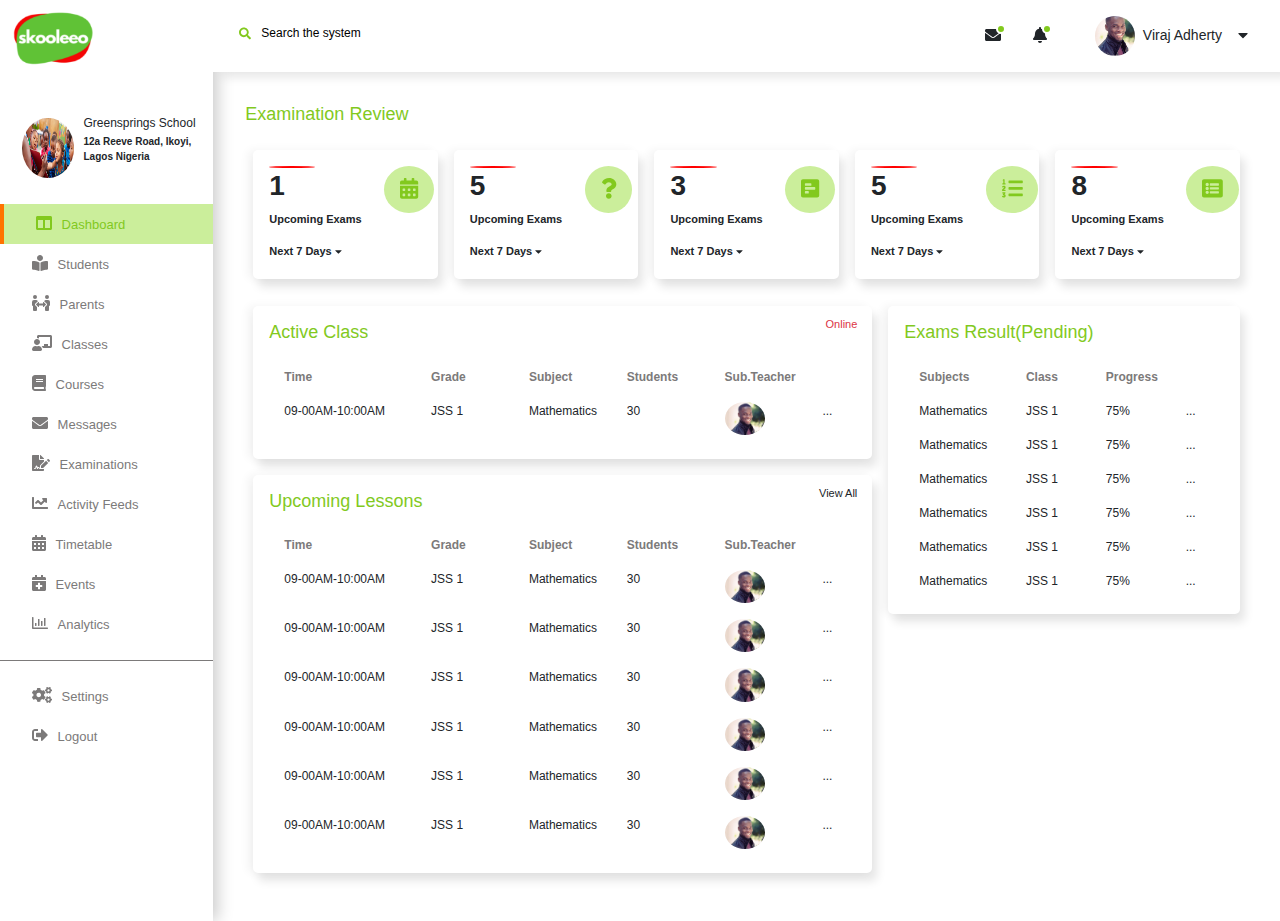
<file: index.html>
<!DOCTYPE html>
<html lang="en">
	<head>
		<meta charset="UTF-8" />
		<meta name="viewport" content="width=device-width, initial-scale=1.0" />

        <link rel="stylesheet" href="./css/main.css" />
        <link rel="stylesheet" href="./css/index.css">
		<link rel="stylesheet" href="./css/bootstrap.min.css" />
		<title>Skooleeo Technology</title>
	</head>
	<body>
		<div class="container-fluid">
			<div class="row">
				<!----------------- Side-Bar ------------------------>

				<div class="col-xl-2 col-md-2 side-bar">
					<nav class="navbar-brand">
						<a href="./index.html" class="navbar-brand">
							<img src="./images/Header Logo 1.png" alt="" />
						</a>
					</nav>

					<!----------------- Schoool Details ------------------------>

					<div class="school-details">
						<div class="school-image">
							<img src="./images/students.jpg" alt="" />
						</div>
						<div class="school-info">
							<h3>Greensprings School</h3>
							<p>12a Reeve Road, Ikoyi, Lagos Nigeria</p>
						</div>
					</div>

					<!----------------- End of Schoool Details ------------------------>
					<!----------------- Nav-items ------------------------>
					<ul class="nav-items">
						<li class="active">
							<a href="./index.html"
								><i class="fas fa-columns"></i><span>Dashboard</span></a
							>
						</li>
						<li>
							<a href=""
								><i class="fas fa-book-reader"></i><span>Students</span></a
							>
						</li>
						<li>
							<a href=""
								><i class="fas fa-people-arrows"></i><span>Parents</span></a
							>
						</li>
						<li>
							<a href="./classes.html"
								><i class="fas fa-chalkboard-teacher"></i
								><span>Classes</span></a
							>
						</li>
						<li>
							<a href=""><i class="fas fa-book"></i><span>Courses</span></a>
						</li>
						<li>
							<a href="./messages.html"
								><i class="fas fa-envelope"></i><span>Messages</span></a
							>
						</li>
						<li>
							<a href=""
								><i class="fas fa-file-signature"></i
								><span>Examinations</span></a
							>
						</li>
						<li>
							<a href=""
								><i class="fas fa-chart-line"></i><span>Activity Feeds</span></a
							>
						</li>
						<li>
							<a href=""
								><i class="fas fa-calendar-alt"></i><span>Timetable</span></a
							>
						</li>
						<li>
							<a href=""
								><i class="fas fa-calendar-plus"></i><span>Events</span></a
							>
						</li>
						<li>
							<a href=""
								><i class="far fa-chart-bar"></i><span>Analytics</span></a
							>
                        </li>
                        <div class="divider my-3"></div>
						<li>
							<a href=""><i class="fas fa-cogs"></i><span>Settings</span></a>
						</li>
						<li>
							<a href=""
								><i class="fas fa-sign-out-alt"></i><span>Logout</span></a
							>
						</li>
					</ul>
				</div>

				<!----------------- End of Side-Bar ------------------------>

				<!----------------- Content ------------------------>
				<div class="content-side-bar col-xl-10 col-md-10">
					<!----------------- Beginning of Header-navbar ------------------------>

					<div class="header-navbar">
						<div class="input-group mb-3">
							<span><i class="fas fa-search"></i></span>
							<input type="text" placeholder="Search the system" />
						</div>

						<div class="details">
							<div class="icon">
                                <span class="nav-icon message"><i class="fas fa-envelope"></i></span>
                                <div class="new-alert danger"></div>

                                <div class="message-dropdown mini-dropdown">
                                    <div class="header">
                                        <h3>Messages</h3>
                                        <span class="close-dropdown"><i class="fas fa-window-close "></i></span>
                                    </div>
                                   
                                    <div class="divider"></div>
                                </div>
							</div>
							<div class="icon">
                                <span class="nav-icon notification"><i class="fas fa-bell"></i></span>
                                <div class="new-alert"></div>

                                <div class="notification-dropdown mini-dropdown">
                                    <div class="header">
                                        <h3>Notifications</h3>
                                        <span class="close-dropdown"><i class="fas fa-window-close"></i></span>
                                    </div>
                                   
                                    <div class="divider"></div>
                                </div>
							</div>
							<div class="user-details">
								<div class="user-image">
									<img src="./images/profile-pic.jpg" alt="" />
								</div>
								<h3>Viraj Adherty</h3>
								<div class="icon">
									<span><i class="fas fa-caret-down"></i></span>
								</div>
							</div>
						</div>
					</div>
					<!----------------- End of Header-navbar ------------------------>

					<!----------------- Beginning of Examination Review ------------------------>
					<div class="page-content">
						<div class="page-content-header">
							<h3 class="content-header">Examination Review</h3>
						</div>

						<div class="card-items">
							<!----------------- Single Card ------------------------>
							<div class="card-item">
								<div class="card-item-inner">
									<div class="card-text">
										<div class="top-divider"></div>
										<h1>1</h1>
										<p>Upcoming Exams</p>
										<p class="sub-headline">
											Next 7 Days <span><i class="fas fa-caret-down"></i></span>
										</p>
									</div>
									<div class="card-icon">
										<div class="icon-container">
											<span><i class="fas fa-calendar-alt"></i></span>
										</div>
									</div>
								</div>
							</div>
							<!----------------- End of Single Card ------------------------>

							<!----------------- Single Card ------------------------>
							<div class="card-item">
								<div class="card-item-inner">
									<div class="card-text">
										<div class="top-divider"></div>
										<h1>5</h1>
										<p>Upcoming Exams</p>
										<p class="sub-headline">
											Next 7 Days <span><i class="fas fa-caret-down"></i></span>
										</p>
									</div>
									<div class="card-icon">
										<div class="icon-container">
											<span><i class="fas fa-question"></i></i></span>
										</div>
									</div>
								</div>
							</div>
							<!----------------- End of Single Card ------------------------>

							<!----------------- Single Card ------------------------>
							<div class="card-item">
								<div class="card-item-inner">
									<div class="card-text">
										<div class="top-divider"></div>
										<h1>3</h1>
										<p>Upcoming Exams</p>
										<p class="sub-headline">
											Next 7 Days <span><i class="fas fa-caret-down"></i></span>
										</p>
									</div>
									<div class="card-icon">
										<div class="icon-container">
											<span><i class="fas fa-poll-h"></i></span>
										</div>
									</div>
								</div>
							</div>
							<!----------------- End of Single Card ------------------------>

							<!----------------- Single Card ------------------------>
							<div class="card-item">
								<div class="card-item-inner">
									<div class="card-text">
										<div class="top-divider"></div>
										<h1>5</h1>
										<p>Upcoming Exams</p>
										<p class="sub-headline">
											Next 7 Days <span><i class="fas fa-caret-down"></i></span>
										</p>
									</div>
									<div class="card-icon">
										<div class="icon-container">
											<span><i class="fas fa-list-ol"></i></span>
										</div>
									</div>
								</div>
							</div>
							<!----------------- End of Single Card ------------------------>

							<!----------------- Single Card ------------------------>
							<div class="card-item">
								<div class="card-item-inner">
									<div class="card-text">
										<div class="top-divider"></div>
										<h1>8</h1>
										<p>Upcoming Exams</p>
										<p class="sub-headline">
											Next 7 Days <span><i class="fas fa-caret-down"></i></span>
										</p>
									</div>
									<div class="card-icon">
										<div class="icon-container">
											<span><i class="fas fa-list-alt"></i></span>
										</div>
									</div>
								</div>
							</div>
							<!----------------- End of Single Card ------------------------>
						</div>
						<!----------------- End of Examination Review ------------------------>

						<!----------------- Beginning of other Class ------------------------>
						<div class="other-classes">
							<div class="left-frame">
								<!----------------- Beginning of Active Class ------------------------>
								<div class="card-item">
									<div class="card-inner ">
                                        <h3 class="content-header">Active Class <span></h3>
                                            <span class="status text-danger">Online</span>
										<table>
                                    
                                                <tr class="row">
                                                    <th class="col-lg-3 col-md-3">Time</th>
                                                    <th class="col-lg-2 col-md-2">Grade</th>
                                                    <th class="col-lg-2 col-md-2">Subject</th>
                                                    <th class="col-lg-2 col-md-2" >Students</th>
                                                    <th class="col-lg-2 col-md-2">Sub.Teacher</th>
                                                    <th class="col-lg-1 col-md-1"></th>
                                                </tr>
                                                
                                        
                                                <tr class="row">
                                                    <td class="col-lg-3 col-md-3">09-00AM-10:00AM</td>
                                                    <td class="col-lg-2 col-md-2">JSS 1</td>
                                                    <td class="col-lg-2 col-md-2">Mathematics</td>
                                                    <td class="col-lg-2 col-md-2" >30</td>
                                                    <td class="col-lg-2 col-md-2">
                                                        <img src="./images/profile-pic.jpg" alt="">
                                                    </td>
                                                    <td class="col-lg-1 col-md-1">...</td>
                                                </tr>
                                              
                                        </table>
									</div>
								</div>
                                <!----------------- End of Active Class ------------------------>
                                
                                <!----------------- Beginning of Upcoming Lessons ------------------------>
								<div class="card-item">
									<div class="card-inner ">
                                        <h3 class="content-header">Upcoming Lessons<span></h3>
                                            <span class="status">View All</span>
										<table>
                                    
                                                <tr class="row">
                                                    <th class="col-lg-3 col-md-3">Time</th>
                                                    <th class="col-lg-2 col-md-2">Grade</th>
                                                    <th class="col-lg-2 col-md-2">Subject</th>
                                                    <th class="col-lg-2 col-md-2" >Students</th>
                                                    <th class="col-lg-2 col-md-2">Sub.Teacher</th>
                                                    <th class="col-lg-1 col-md-1"></th>
                                                </tr>
                                                
                                        
                                                <tr class="row">
                                                    <td class="col-lg-3 col-md-3">09-00AM-10:00AM</td>
                                                    <td class="col-lg-2 col-md-2">JSS 1</td>
                                                    <td class="col-lg-2 col-md-2">Mathematics</td>
                                                    <td class="col-lg-2 col-md-2" >30</td>
                                                    <td class="col-lg-2 col-md-2">
                                                        <img src="./images/profile-pic.jpg" alt="">
                                                    </td>
                                                    <td class="col-lg-1 col-md-1">...</td>
                                                </tr>
                                                <tr class="row">
                                                    <td class="col-lg-3 col-md-3">09-00AM-10:00AM</td>
                                                    <td class="col-lg-2 col-md-2">JSS 1</td>
                                                    <td class="col-lg-2 col-md-2">Mathematics</td>
                                                    <td class="col-lg-2 col-md-2" >30</td>
                                                    <td class="col-lg-2 col-md-2">
                                                        <img src="./images/profile-pic.jpg" alt="">
                                                    </td>
                                                    <td class="col-lg-1 col-md-1">...</td>
                                                </tr>
                                                <tr class="row">
                                                    <td class="col-lg-3 col-md-3">09-00AM-10:00AM</td>
                                                    <td class="col-lg-2 col-md-2">JSS 1</td>
                                                    <td class="col-lg-2 col-md-2">Mathematics</td>
                                                    <td class="col-lg-2 col-md-2" >30</td>
                                                    <td class="col-lg-2 col-md-2">
                                                        <img src="./images/profile-pic.jpg" alt="">
                                                    </td>
                                                    <td class="col-lg-1 col-md-1">...</td>
                                                </tr>
                                                <tr class="row">
                                                    <td class="col-lg-3 col-md-3">09-00AM-10:00AM</td>
                                                    <td class="col-lg-2 col-md-2">JSS 1</td>
                                                    <td class="col-lg-2 col-md-2">Mathematics</td>
                                                    <td class="col-lg-2 col-md-2" >30</td>
                                                    <td class="col-lg-2 col-md-2">
                                                        <img src="./images/profile-pic.jpg" alt="">
                                                    </td>
                                                    <td class="col-lg-1 col-md-1">...</td>
                                                </tr>
                                                <tr class="row">
                                                    <td class="col-lg-3 col-md-3">09-00AM-10:00AM</td>
                                                    <td class="col-lg-2 col-md-2">JSS 1</td>
                                                    <td class="col-lg-2 col-md-2">Mathematics</td>
                                                    <td class="col-lg-2 col-md-2" >30</td>
                                                    <td class="col-lg-2 col-md-2">
                                                        <img src="./images/profile-pic.jpg" alt="">
                                                    </td>
                                                    <td class="col-lg-1 col-md-1">...</td>
                                                </tr>
                                                <tr class="row">
                                                    <td class="col-lg-3 col-md-3">09-00AM-10:00AM</td>
                                                    <td class="col-lg-2 col-md-2">JSS 1</td>
                                                    <td class="col-lg-2 col-md-2">Mathematics</td>
                                                    <td class="col-lg-2 col-md-2" >30</td>
                                                    <td class="col-lg-2 col-md-2">
                                                        <img src="./images/profile-pic.jpg" alt="">
                                                    </td>
                                                    <td class="col-lg-1 col-md-1">...</td>
                                                </tr>
                                              
                                        </table>
									</div>
								</div>
                                <!----------------- End of Upcoming Lessons ------------------------>
                                

							</div>
							<div class="right-frame">
								<!----------------- Beginning of Exam Results ------------------------>
								<div class="card-item">
									<div class="card-inner ">
                                        <h3 class="content-header">Exams Result(Pending) <span></h3>
										<table>
                                    
                                                <tr class="row">
                                                    <th class="col-lg-4 col-md-4">Subjects</th>
                                                    <th class="col-lg-3 col-md-3">Class</th>
                                                    <th class="col-lg-3 col-md-3">Progress</th>
                                                    <th class="col-lg-2 col-md-2"></th>
                                                </tr>
                                                
                                        
                                                <tr class="row">
                                                    <td class="col-lg-4 col-md-4">Mathematics</td>
                                                    <td class="col-lg-3 col-md-3">JSS 1</td>
                                                    <td class="col-lg-3 col-md-3">75%</td>
                                                    <td class="col-lg-2 col-md-2">...</td>
                                                </tr>
                                                <tr class="row">
                                                    <td class="col-lg-4 col-md-4">Mathematics</td>
                                                    <td class="col-lg-3 col-md-3">JSS 1</td>
                                                    <td class="col-lg-3 col-md-3">75%</td>
                                                    <td class="col-lg-2 col-md-2">...</td>
                                                </tr>
                                                <tr class="row">
                                                    <td class="col-lg-4 col-md-4">Mathematics</td>
                                                    <td class="col-lg-3 col-md-3">JSS 1</td>
                                                    <td class="col-lg-3 col-md-3">75%</td>
                                                    <td class="col-lg-2 col-md-2">...</td>
                                                </tr>
                                                <tr class="row">
                                                    <td class="col-lg-4 col-md-4">Mathematics</td>
                                                    <td class="col-lg-3 col-md-3">JSS 1</td>
                                                    <td class="col-lg-3 col-md-3">75%</td>
                                                    <td class="col-lg-2 col-md-2">...</td>
                                                </tr>
                                                <tr class="row">
                                                    <td class="col-lg-4 col-md-4">Mathematics</td>
                                                    <td class="col-lg-3 col-md-3">JSS 1</td>
                                                    <td class="col-lg-3 col-md-3">75%</td>
                                                    <td class="col-lg-2 col-md-2">...</td>
                                                </tr>
                                                <tr class="row">
                                                    <td class="col-lg-4 col-md-4">Mathematics</td>
                                                    <td class="col-lg-3 col-md-3">JSS 1</td>
                                                    <td class="col-lg-3 col-md-3">75%</td>
                                                    <td class="col-lg-2 col-md-2">...</td>
                                                </tr>
                                                
                                              
                                        </table>
									</div>
								</div>
                                
                               <!----------------- End of Exam Results ------------------------>
							</div>
						</div>
						<!----------------- End of other Class ------------------------>
					</div>
				</div>
				<!----------------- End of Content------------------------>
			</div>
		</div>

		<script src="./js/bootstrap.min.js"></script>
		<script src="./js/all.min.js"></script>
		<script src="./js/index.js"></script>
	</body>
</html>
</file>
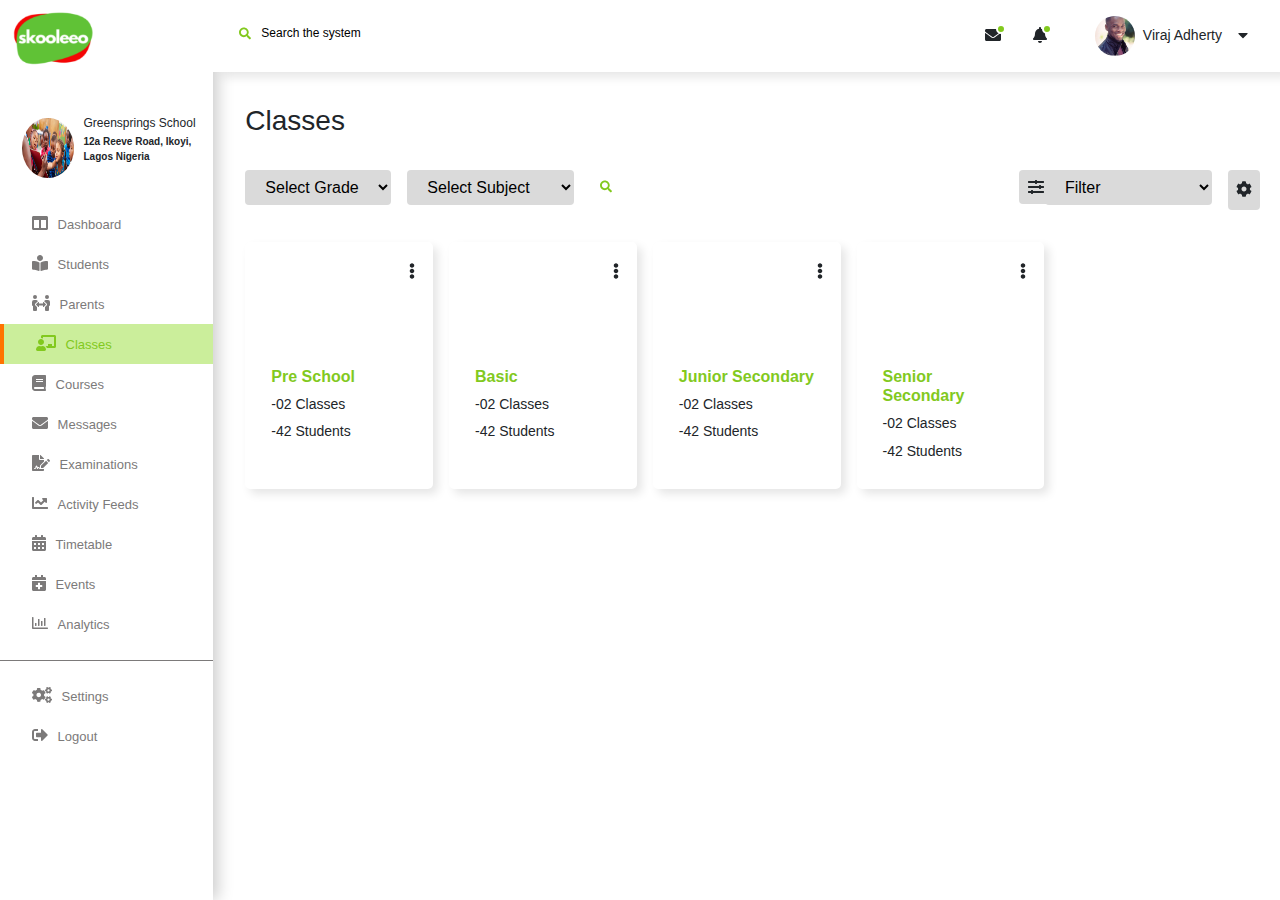
<file: classes.html>
<!DOCTYPE html>
<html lang="en">
	<head>
		<meta charset="UTF-8" />
		<meta name="viewport" content="width=device-width, initial-scale=1.0" />

		<link rel="stylesheet" href="./css/main.css" />
		<link rel="stylesheet" href="./css/classess.css" />
		<link rel="stylesheet" href="./css/bootstrap.min.css" />
		<title>Skooleeo Technology</title>
	</head>
	<body>
		<div class="container-fluid">
			<div class="row">
				<!----------------- Side-Bar ------------------------>

				<div class="col-xl-2 col-md-2 side-bar">
					<nav class="navbar-brand">
						<a href="./index.html" class="navbar-brand">
							<img src="./images/Header Logo 1.png" alt="" />
						</a>
					</nav>

					<!----------------- Schoool Details ------------------------>

					<div class="school-details">
						<div class="school-image">
							<img src="./images/students.jpg" alt="" />
						</div>
						<div class="school-info">
							<h3>Greensprings School</h3>
							<p>12a Reeve Road, Ikoyi, Lagos Nigeria</p>
						</div>
					</div>

					<!----------------- End of Schoool Details ------------------------>
					<!----------------- Nav-items ------------------------>
					<ul class="nav-items">
						<li>
							<a href="./index.html"
								><i class="fas fa-columns"></i><span>Dashboard</span></a
							>
						</li>
						<li>
							<a href=""
								><i class="fas fa-book-reader"></i><span>Students</span></a
							>
						</li>
						<li>
							<a href=""
								><i class="fas fa-people-arrows"></i><span>Parents</span></a
							>
						</li>
						<li class="active">
							<a href="./classes.html"
								><i class="fas fa-chalkboard-teacher"></i
								><span>Classes</span></a
							>
						</li>
						<li>
							<a href=""><i class="fas fa-book"></i><span>Courses</span></a>
						</li>
						<li>
							<a href="./messages.html"
								><i class="fas fa-envelope"></i><span>Messages</span></a
							>
						</li>
						<li>
							<a href=""
								><i class="fas fa-file-signature"></i
								><span>Examinations</span></a
							>
						</li>
						<li>
							<a href=""
								><i class="fas fa-chart-line"></i><span>Activity Feeds</span></a
							>
						</li>
						<li>
							<a href=""
								><i class="fas fa-calendar-alt"></i><span>Timetable</span></a
							>
						</li>
						<li>
							<a href=""
								><i class="fas fa-calendar-plus"></i><span>Events</span></a
							>
						</li>
						<li>
							<a href=""
								><i class="far fa-chart-bar"></i><span>Analytics</span></a
							>
						</li>
						<div class="divider my-3"></div>
						<li>
							<a href=""><i class="fas fa-cogs"></i><span>Settings</span></a>
						</li>
						<li>
							<a href=""
								><i class="fas fa-sign-out-alt"></i><span>Logout</span></a
							>
						</li>
					</ul>
				</div>

				<!----------------- End of Side-Bar ------------------------>

				<!----------------- Content ------------------------>
				<div class="content-side-bar col-xl-10 col-md-10">
					<!----------------- Beginning of Header-navbar ------------------------>

					<div class="header-navbar">
						<div class="input-group mb-3">
							<span><i class="fas fa-search"></i></span>
							<input type="text" placeholder="Search the system" />
						</div>

						<div class="details">
							<div class="icon">
								<span class="nav-icon message"
									><i class="fas fa-envelope"></i
								></span>
								<div class="new-alert danger"></div>

								<div class="message-dropdown mini-dropdown">
									<div class="header">
										<h3>Messages</h3>
										<span class="close-dropdown"
											><i class="fas fa-window-close"></i
										></span>
									</div>

									<div class="divider"></div>
								</div>
							</div>
							<div class="icon">
								<span class="nav-icon notification"
									><i class="fas fa-bell"></i
								></span>
								<div class="new-alert"></div>

								<div class="notification-dropdown mini-dropdown">
									<div class="header">
										<h3>Notifications</h3>
										<span class="close-dropdown"
											><i class="fas fa-window-close"></i
										></span>
									</div>

									<div class="divider"></div>
								</div>
							</div>
							<div class="user-details">
								<div class="user-image">
									<img src="./images/profile-pic.jpg" alt="" />
								</div>
								<h3>Viraj Adherty</h3>
								<div class="icon">
									<span><i class="fas fa-caret-down"></i></span>
								</div>
							</div>
						</div>
					</div>
					<!----------------- End of Header-navbar ------------------------>

					<!----------------- Beginning of Classes ------------------------>
					<div class="page-content">
						<div class="page-content-header">
							<h3 class="content-header">Classes</h3>
						</div>

						<!----------------- Beginning of Filter box ------------------------>
						<div class="filter-box">
							<div class="left-filter-box">
								<div class="select-grade">
									<select>
										<option value="" disabled selected>
											Select Grade</option>
										</option>
                                        <option value="hurr">Pre School</option>
                                        <option value="hurr">Basic</option>
										<option value="hurr">Junior</option>
										<option value="hurr">Senior</option>
									</select>
								</div>
								<div class="select-subject">
									<select>
										<option value="" disabled selected>
											Select Subject</option>
										</option>
										<option value="hurr">Mathematics</option>
										<option value="hurr">English</option>
										<option value="hurr">General Studies</option>
									</select>
								</div>
								<div class="input-group mb-3">
									<span><i class="fas fa-search"></i></span>
									<input type="text" placeholder="Search the system" />
                                </div>
                            </div>
                            <div class="right-filter-box">
                                <div class="filter-select">
                                    <span><i class="fas fa-sliders-h filter-icon"></i></span>
                                    <select>
                                        <option value="" disabled selected>
                                            Filter</option>
                                        </option>
                                        <option value="hurr">Mathematics</option>
                                        <option value="hurr">English</option>
                                        <option value="hurr">General Studies</option>
                                    </select>
                                </div>
                                <div class="settings">
                                    <span><i class="fas fa-cog"></i></span>
                                </div>
                            </div>
						</div>
                        <!----------------- End of Filter box ------------------------>
                        
                        <div class="classess-cards">

                            <!----------------- Single Card ------------------------>
                            <div class="classess-card">
                                <div class="classess-icon">
                                    <span><i class="fas fa-ellipsis-v"></i></span>
                                </div>
                                <div class="card-image"></div>
                                <div class="card-details">
                                    <h3>Pre School</h3>
                                    <p>-02 Classes</p>
                                    <p>-42 Students</p>
                                </div>
                            </div>
                             <!----------------- End ofSingle Card ------------------------>
                              <!----------------- Single Card ------------------------>
                            <div class="classess-card">
                                <div class="classess-icon">
                                    <span><i class="fas fa-ellipsis-v"></i></span>
                                </div>
                                <div class="card-image"></div>
                                <div class="card-details">
                                    <h3>Basic</h3>
                                    <p>-02 Classes</p>
                                    <p>-42 Students</p>
                                </div>
                            </div>
                             <!----------------- End ofSingle Card ------------------------>
                              <!----------------- Single Card ------------------------>
                            <div class="classess-card">
                                <div class="classess-icon">
                                    <span><i class="fas fa-ellipsis-v"></i></span>
                                </div>
                                <div class="card-image"></div>
                                <div class="card-details">
                                    <h3>Junior Secondary</h3>
                                    <p>-02 Classes</p>
                                    <p>-42 Students</p>
                                </div>
                            </div>
                             <!----------------- End ofSingle Card ------------------------>
                              <!----------------- Single Card ------------------------>
                            <div class="classess-card">
                                <div class="classess-icon">
                                    <span><i class="fas fa-ellipsis-v"></i></span>
                                </div>
                                <div class="card-image"></div>
                                <div class="card-details">
                                    <h3>Senior Secondary</h3>
                                    <p>-02 Classes</p>
                                    <p>-42 Students</p>
                                </div>
                            </div>
                             <!----------------- End ofSingle Card ------------------------>
                             
                             
                        </div>
                        

						<!----------------- End of classes ------------------------>
					</div>
				</div>
				<!----------------- End of Content------------------------>
			</div>
		</div>

		<script src="./js/bootstrap.min.js"></script>
		<script src="./js/all.min.js"></script>
		<script src="./js/index.js"></script>
	</body>
</html>
</file>
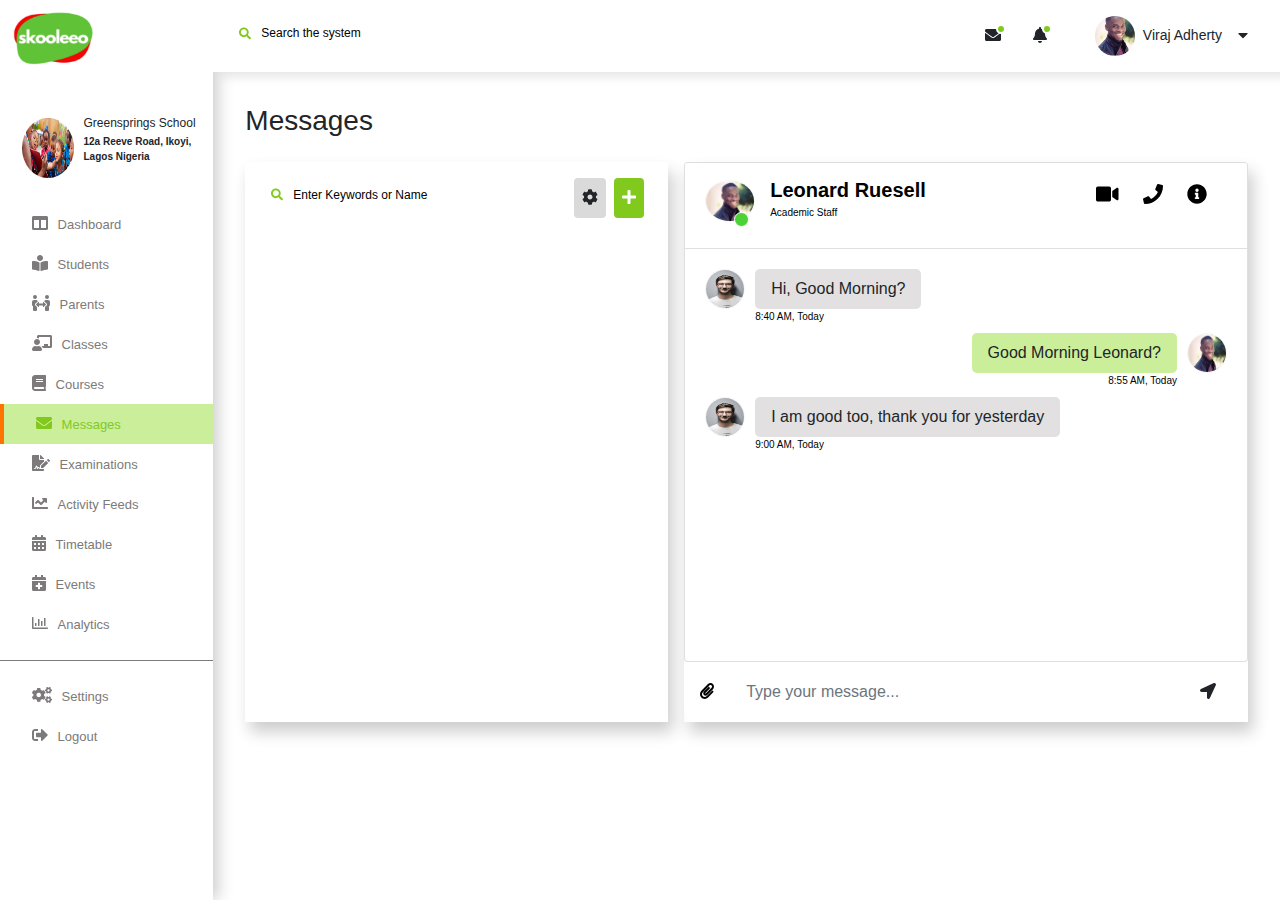
<file: messages.html>
<!DOCTYPE html>
<html lang="en">
	<head>
		<meta charset="UTF-8" />
		<meta name="viewport" content="width=device-width, initial-scale=1.0" />

		<link rel="stylesheet" href="./css/main.css" />
		<link rel="stylesheet" href="./css/messages.css" />
		<link rel="stylesheet" href="./css/bootstrap.min.css" />
		<title>Skooleeo Technology</title>
	</head>
	<body>
		<div class="container-fluid">
			<div class="row">
				<!----------------- Side-Bar ------------------------>

				<div class="col-xl-2 col-md-2 side-bar">
					<nav class="navbar-brand">
						<a href="./index.html" class="navbar-brand">
							<img src="./images/Header Logo 1.png" alt="" />
						</a>
					</nav>

					<!----------------- Schoool Details ------------------------>

					<div class="school-details">
						<div class="school-image">
							<img src="./images/students.jpg" alt="" />
						</div>
						<div class="school-info">
							<h3>Greensprings School</h3>
							<p>12a Reeve Road, Ikoyi, Lagos Nigeria</p>
						</div>
					</div>

					<!----------------- End of Schoool Details ------------------------>
					<!----------------- Nav-items ------------------------>
					<ul class="nav-items">
						<li>
							<a href="./index.html"
								><i class="fas fa-columns"></i><span>Dashboard</span></a
							>
						</li>
						<li>
							<a href=""
								><i class="fas fa-book-reader"></i><span>Students</span></a
							>
						</li>
						<li>
							<a href=""
								><i class="fas fa-people-arrows"></i><span>Parents</span></a
							>
						</li>
						<li>
							<a href="./classes.html"
								><i class="fas fa-chalkboard-teacher"></i
								><span>Classes</span></a
							>
						</li>
						<li>
							<a href=""><i class="fas fa-book"></i><span>Courses</span></a>
						</li>
						<li class="active">
							<a href="./messages.html"
								><i class="fas fa-envelope"></i><span>Messages</span></a
							>
						</li>
						<li>
							<a href=""
								><i class="fas fa-file-signature"></i
								><span>Examinations</span></a
							>
						</li>
						<li>
							<a href=""
								><i class="fas fa-chart-line"></i><span>Activity Feeds</span></a
							>
						</li>
						<li>
							<a href=""
								><i class="fas fa-calendar-alt"></i><span>Timetable</span></a
							>
						</li>
						<li>
							<a href=""
								><i class="fas fa-calendar-plus"></i><span>Events</span></a
							>
						</li>
						<li>
							<a href=""
								><i class="far fa-chart-bar"></i><span>Analytics</span></a
							>
						</li>
						<div class="divider my-3"></div>
						<li>
							<a href=""><i class="fas fa-cogs"></i><span>Settings</span></a>
						</li>
						<li>
							<a href=""
								><i class="fas fa-sign-out-alt"></i><span>Logout</span></a
							>
						</li>
					</ul>
				</div>

				<!----------------- End of Side-Bar ------------------------>

				<!----------------- Content ------------------------>
				<div class="content-side-bar col-xl-10 col-md-10">
					<!----------------- Beginning of Header-navbar ------------------------>

					<div class="header-navbar">
						<div class="input-group mb-3">
							<span><i class="fas fa-search"></i></span>
							<input type="text" placeholder="Search the system" />
						</div>

						<div class="details">
							<div class="icon">
								<span class="nav-icon message"
									><i class="fas fa-envelope"></i
								></span>
								<div class="new-alert danger"></div>

								<div class="message-dropdown mini-dropdown">
									<div class="header">
										<h3>Messages</h3>
										<span class="close-dropdown"
											><i class="fas fa-window-close"></i
										></span>
									</div>

									<div class="divider"></div>
								</div>
							</div>
							<div class="icon">
								<span class="nav-icon notification"
									><i class="fas fa-bell"></i
								></span>
								<div class="new-alert"></div>

								<div class="notification-dropdown mini-dropdown">
									<div class="header">
										<h3>Notifications</h3>
										<span class="close-dropdown"
											><i class="fas fa-window-close"></i
										></span>
									</div>

									<div class="divider"></div>
								</div>
							</div>
							<div class="user-details">
								<div class="user-image">
									<img src="./images/profile-pic.jpg" alt="" />
								</div>
								<h3>Viraj Adherty</h3>
								<div class="icon">
									<span><i class="fas fa-caret-down"></i></span>
								</div>
							</div>
						</div>
					</div>
					<!----------------- End of Header-navbar ------------------------>

					<!----------------- Beginning of Classes ------------------------>
					<div class="page-content">
						<div class="page-content-header">
							<h3 class="content-header">Messages</h3>
						</div>

						<!----------------- Beginning of Message box ------------------------>
						<div class="message-class mt-4">
							<div class="left-frame">
                                <div class="header p-3 d-flex justify-content-between">
                                    <div class="input-group mb-3">
                                        <span><i class="fas fa-search"></i></span>
                                        <input type="text" placeholder="Enter Keywords or Name" />
                                    </div>
                                    <div class="icons d-flex">
                                        <div class="settings mr-2">
                                            <span><i class="fas fa-cog"></i></span>
                                        </div>
                                        <div class="add-icon mr-2"><i class="fas fa-plus"></i></div>
                                    </div>
                                    
                                </div>
                                
                            </div>
							<div class="right-frame">
								<div class="card">
									<div class="card-header msg_head">
										<div class="d-flex bd-highlight justify-content-between">
											<div class="d-flex align-items-center">
												<div class="img_cont">
													<img
														src="images/profile-pic.jpg"
														class="rounded-circle user_img"
													/>
													<span class="online_icon"></span>
												</div>
												<div class="user_info">
													<span>Leonard Ruesell</span>
													<p>Academic Staff</p>
												</div>
											</div>

											<div class="video_cam">
												<span><i class="fas fa-video"></i></span>
                                                <span><i class="fas fa-phone"></i></span>
                                                <span><i class="fas fa-info-circle"></i></span>
											</div>
										</div>
									</div>
									<div class="card-body msg_card_body">
										<div class="d-flex justify-content-start mb-4">
											<div class="img_cont_msg">
												<img
													src="./images/chat-img.jpeg"
													class="rounded-circle user_img_msg"
												/>
											</div>
											<div class="msg_cotainer">
												Hi, Good Morning?
												<span class="msg_time">8:40 AM, Today</span>
											</div>
										</div>
										<div class="d-flex justify-content-end mb-4">
											<div class="msg_cotainer_send">
												Good Morning Leonard?
												<span class="msg_time_send">8:55 AM, Today</span>
											</div>
											<div class="img_cont_msg">
												<img
													src="./images/profile-pic.jpg"
													class="rounded-circle user_img_msg"
												/>
											</div>
										</div>
										<div class="d-flex justify-content-start mb-4">
											<div class="img_cont_msg">
												<img
													src="./images/chat-img.jpeg"
													class="rounded-circle user_img_msg"
												/>
											</div>
											<div class="msg_cotainer">
												I am good too, thank you for yesterday
												<span class="msg_time">9:00 AM, Today</span>
											</div>
										</div>
									</div>
								</div>
								<div class="card-footer d-flex align-items-center">
									
								
											<span class="attach_btn"
												><i class="fas fa-paperclip"></i
											></span>

										<input
											name=""
											class="form-control type_msg"
											placeholder="Type your message..."
										></input>
								
											<span class="send_btn"
												><i class="fas fa-location-arrow"></i
                                            ></span>
            
							
			
								</div>
							</div>
						</div>

						<!----------------- End of Message box ------------------------>

						<!----------------- End of classes ------------------------>
					</div>
				</div>
				<!----------------- End of Content------------------------>
			</div>
		</div>

		<script src="./js/bootstrap.min.js"></script>
		<script src="./js/all.min.js"></script>
		<script src="./js/index.js"></script>
	</body>
</html>
</file>
<file: css/main.css>
* {
	margin: 0;
	padding: 0;
	box-sizing: border-box;
}

:root {
	--primary-color: #82c91e;
	--primary-color-light: #cbee9b;
	--secondary-color: #ff7300;
	--main-black: #000000;
	--main-white: #fff;
	--main-black: #000000;
	--secondary-black: #7c7a7a;
	--debug-white: 1px solid white;
	--debug-black: 1px solid black;
}

/* Beginning of Custom Settings  */

body {
	font-family: "Segoe UI", Tahoma, Geneva, Verdana, sans-serif;
}

img {
	width: 100%;
}

input:focus,
textarea:focus,
select:focus input:active {
	border: none !important;
	outline: none !important;
}

/* End of Custom Settings */

/* Begining of Side-bar */

.side-bar {
	box-shadow: 5px 0 15px rgba(0, 0, 0, 0.2);
	min-height: 100vh;
	padding: 0 !important;
	background-color: var(--main-white);
}

.navbar-brand {
	width: 80px;
	margin-bottom: 1rem;
	margin-left: 0.4rem;
}

.school-details {
	display: flex;
	align-items: center;
	justify-content: center;
	margin-bottom: 1rem;
	padding: 0.5rem 1rem;
}

.school-image {
	margin-left: 0.4rem;
	border-radius: 50%;
	overflow: hidden;
	margin-right: 0.6rem;
	width: 80px;
	height: 60px;
}

.school-image img {
	height: 100%;
	transform: scale(1.2);
}

.school-info h3 {
	font-size: 12px;
	margin-bottom: 3px;
}

.school-info p {
	font-size: 10px;
	font-weight: 600;
}

.nav-items li {
	list-style-type: none;
	padding: 0.5rem 2rem;
	transition: 0.5s all linear;
	cursor: pointer;
}

.nav-items li a {
	text-decoration: none;
	color: var(--secondary-black);
	margin-right: 2rem;
}

.nav-items li span {
	margin-left: 0.6rem;
	font-size: 13px;
	font-weight: 500;
}

.nav-items li:hover,
.active {
	background-color: var(--primary-color-light);
	border-left: 4px solid var(--secondary-color);
	color: var(--primary-color);
}

.nav-items li:hover {
	padding: 0.5rem 2.5rem;
}

.nav-items li:hover a,
.active a {
	color: var(--primary-color) !important;
}

/* End of sidebar */

/* Beginning of content */
.content-side-bar {
	padding: 0 !important;
}

/* Beginning of header-navbar */
.header-navbar {
	background-color: var(--main-white);
	display: flex;
	justify-content: space-between;
	padding: 1rem 1rem;
	box-shadow: 10px 5px 10px rgba(0, 0, 0, 0.1);
}

.input-group {
	width: 60% !important;
	position: relative;
	z-index: 500;
}

.input-group input {
	width: 100%;
	position: absolute;
	top: 0;
	padding: 0.5rem 0.5rem 0.5rem 2rem !important;
	border: none;
	transition: 0.2s all linear;
	font-size: 12px;
}

.input-group input:focus {
	padding: 0.5rem 2.4rem;
}

.input-group input::placeholder {
	font-size: 12px;
	margin-left: 1rem !important;
	color: black;
}

.input-group span {
	position: absolute;
	z-index: 200;
	top: 50%;
	transform: translateY(-20%);
	left: 10px;
	font-size: 12px;
	color: var(--primary-color);
}

.user-image {
	width: 40px;
	height: 40px;
	margin-right: 0.5rem;
	border-radius: 50%;
	overflow: hidden;
}

.user-image img {
	transform: scale(1.4);
}

.details {
	display: flex;
	justify-content: space-between;
	align-items: center;
}

.details .icon {
	margin: 0 1rem;
	cursor: pointer;
	position: relative;
}

.nav-icon {
	transition: all 0.5s ease;
}

.details .icon:hover .nav-icon {
	color: var(--primary-color);
	font-size: 18px;
}

.details .new-alert {
	position: absolute;
	width: 10px;
	height: 10px;
	background-color: var(--primary-color);
	border-radius: 50%;
	top: 0px;
	right: -5px;
	border: 2px solid var(--main-white);
	z-index: 200;
}

.mini-dropdown {
	position: absolute;
	padding: 1rem;
	background-color: white;
	top: 30px;
	z-index: 2000;
	min-height: 250px;
	min-width: 200px;
	box-shadow: 5px 5px 10px rgba(0, 0, 0, 0.1);
	visibility: hidden;
	opacity: 0;
	transition: 0.5 all linear;
}

.show-dropdown {
	visibility: visible;
	opacity: 1;
}

.mini-dropdown .header {
	display: flex;
	justify-content: space-between;
	align-items: center;
	margin-bottom: 0.3rem;
}

.mini-dropdown h3 {
	font-size: 14px;
	margin: 0;
}

.mini-dropdown span {
	font-size: 16px;
}

.divider {
	width: 100%;
	height: 0.2px;
	background-color: var(--secondary-black);
}

.user-details {
	display: flex;
	align-items: center;
	justify-content: center;
	cursor: pointer;
	margin-left: 2rem;
}

.user-details h3 {
	font-size: 14px;
	font-weight: 500;
	transform: translateY(3px);
}
/* End of header-navbar */

/* Beginning of Page Content */

.page-content {
	padding: 2rem 2rem !important;
}

/* End of Page Content */
/* End of content */
</file>
<file: css/index.css>
.content-header {
	color: var(--primary-color);
	font-size: 18px;
	margin-bottom: 1.5rem;
}

.card-items {
	display: grid;
	grid-template-columns: repeat(auto-fit, minmax(200px, 1fr));
}

.card-item {
	margin-bottom: 1rem;
	padding: 0 0.5rem !important;
}

.card-item-inner {
	background-color: var(--main-white);
	display: flex;
	border-radius: 5px;
	padding: 1rem 0rem 0.2rem 1rem !important;
	cursor: pointer;
	box-shadow: 5px 8px 10px rgba(0, 0, 0, 0.1), -5px 0px 10px rgba(0, 0, 0, 0.05);
}

.card-item-inner:hover {
	box-shadow: 5px 12px 15px rgba(0, 0, 0, 0.1),
		-5px 0px 10px rgba(0, 0, 0, 0.05);
}

.card-text {
	margin-right: 1.4rem;
}
.top-divider {
	width: 50%;
	height: 2px;
	border-radius: 50%;
	background-color: red;
	margin-bottom: 0.1rem;
}

.card-text h1 {
	font-size: 28px;
	font-weight: 700;
}

.card-text p {
	font-size: 11px;
	font-weight: 700;
}

.icon-container {
	padding: 0.5rem 1rem;
	background-color: var(--primary-color-light);
	border-radius: 50%;
	cursor: pointer;
}

.icon-container span {
	font-size: 1.3rem;
	color: var(--primary-color);
}

.other-classes {
	margin-top: 0.7rem;
	display: grid;
	grid-template-columns: 635px 3fr;
}

.card-inner {
	position: relative;
	background-color: var(--main-white);
	border-radius: 5px;
	padding: 1rem 1rem 0.5rem !important;
	cursor: pointer;
	box-shadow: 5px 8px 10px rgba(0, 0, 0, 0.1), -5px 0px 10px rgba(0, 0, 0, 0.05);
}

.card-inner:hover {
	box-shadow: 5px 12px 15px rgba(0, 0, 0, 0.1),
		-5px 0px 10px rgba(0, 0, 0, 0.05);
}

.card-inner .status {
	position: absolute;
	top: 10px;
	right: 15px;
	font-size: 11px;
	font-weight: 500;
}

table {
	width: 100%;
	padding: 0 !important;
}
.sub-header {
	border: var(--debug-black);
	width: 100%;
}

tr {
	margin: 0 !important;
	padding: 0 !important;
}

th {
	color: var(--secondary-black) !important;
}

th,
td {
	font-size: 12px;
	margin-bottom: 1rem;
}

td img {
	width: 40px;
	border-radius: 50%;
}
</file>
<file: css/classess.css>
@import url("./main.css");

.filter-box {
	display: flex;
	margin-top: 2rem;
	justify-content: space-between;
}

.left-filter-box,
.right-filter-box {
	display: flex;
}

select {
	background-color: #dadada;
	padding: 0.5rem 1rem;
	margin-right: 1rem !important;
	cursor: pointer;
	outline: none;
	border: none;
	border-radius: 4px;
}

select option {
	background-color: white;
	outline: none;
	border: 0px;
}

.right-filter-box {
}

.filter-select {
	position: relative;
	margin: 0;
}

.filter-select select option {
	margin-left: 10px;
}

.filter-select span {
	top: 50%;
	left: 10px;
	transform: translateY(-50%);
	background-color: #dadada;
	padding: 0.55rem;
	margin-right: -12px;
	border-radius: 4px;
}

.settings {
	background-color: #dadada;
	padding: 0.5rem;
	margin-right: -12px;
	border-radius: 4px;
	cursor: pointer;
}

.classess-cards {
	margin-top: 2rem;
	display: grid;
	grid-template-columns: repeat(auto-fill, minmax(170px, 1fr));
	grid-gap: 1rem;
}

.classess-card {
	background-color: var(--main-white);
	padding: 1rem 0.5rem;
	border-radius: 5px;
	border: 2px solid var(--main-white);
	box-shadow: 5px 5px 10px rgba(0, 0, 0, 0.1);
	transition: all 0.5s linear;
	cursor: pointer;
}

.classess-card:hover {
	border: 2px solid var(--primary-color);
	box-shadow: 8px 8px 15px rgba(0, 0, 0, 0.2);
}

.classess-card .classess-icon {
	display: flex;
	justify-content: flex-end;
	padding: 0 0.5rem;
}

.classess-card .card-image {
	height: 80px;
}

.classess-card .card-details {
	padding: 0.2rem 1rem;
}

.classess-card .card-details h3 {
	font-size: 16px;
	font-weight: 700;
	color: var(--primary-color);
}

.classess-card .card-details p {
	margin-bottom: 0.4rem;
	font-size: 14px;
}
</file>
<file: css/messages.css>
@import url("./main.css");

.message-class {
	display: grid;
	grid-template-columns: 3fr 4fr;
	grid-gap: 1rem;
}

.left-frame,
.right-frame {
	min-height: 400px;
}

.settings {
	background-color: #dadada;
	padding: 0.5rem;
	margin-right: -12px;
	border-radius: 4px;
	cursor: pointer;
}

.add-icon {
	background-color: var(--primary-color);
	padding: 0.5rem;
	margin-right: -12px;
	border-radius: 4px;
	cursor: pointer;
	color: var(--main-white);
}

.left-frame,
.right-frame {
	box-shadow: 5px 10px 15px rgba(0, 0, 0, 0.2);
}

ul {
	list-style: none;
}

.card {
	height: 500px;
	border-radius: 4px !important;
}
.contacts_body {
	padding: 0.75rem 0 !important;
	overflow-y: auto;
	white-space: nowrap;
}
.msg_card_body {
	overflow-y: auto;
}

.card-header {
	background-color: white !important;
}

.card-footer {
	border-radius: 0 0 15px 15px !important;
	border-top: 0 !important;
	width: 100%;
	background-color: white !important;
	padding: 0 !important;
}

.card-footer input {
	width: 100% !important;
	background-color: white !important;
	padding: 0.2rem 1rem;
	resize: none;
	margin-left: 1rem;
	color: black !important;
}

.container {
	align-content: center;
}
.search {
	border-radius: 15px 0 0 15px !important;
	background-color: rgba(0, 0, 0, 0.3) !important;
	border: 0 !important;
	color: white !important;
}
.search:focus {
	box-shadow: none !important;
	outline: 0px !important;
}
.type_msg {
	background-color: rgba(0, 0, 0, 0.3) !important;
	border: 0 !important;
	color: white !important;
	height: 60px !important;
	overflow-y: auto;
}
.type_msg:focus {
	box-shadow: none !important;
	outline: 0px !important;
}
.attach_btn {
	margin-left: 1rem;
	/* border: 0 !important; */
	color: black !important;
	cursor: pointer;
}
.send_btn {
	margin-right: 2rem;
	cursor: pointer;
}

.user_img {
	border: 1.5px solid #f5f6fa;
}
.user_img_msg {
	height: 40px;
	width: 40px;
	border: 1.5px solid #f5f6fa;
}
.img_cont {
	position: relative;
	height: 50px;
	width: 50px;
}
.img_cont_msg {
	height: 40px;
	width: 40px;
}
.online_icon {
	position: absolute;
	height: 15px;
	width: 15px;
	background-color: #4cd137;
	border-radius: 50%;
	bottom: 0.2em;
	right: 0.4em;
	border: 1.5px solid white;
}
.offline {
	background-color: #c23616 !important;
}
.user_info {
	margin-top: auto;
	margin-bottom: auto;
	margin-left: 15px;
}
.user_info span {
	font-weight: 700;
	font-size: 20px;
	color: black;
}
.user_info p {
	font-size: 10px;
	color: black;
}
.video_cam {
	margin-left: 50px;
	margin-top: 5px;
}
.video_cam span {
	color: black;
	font-size: 20px;
	cursor: pointer;
	margin-right: 20px;
}
.msg_cotainer,
.msg {
	margin-top: auto;
	margin-bottom: auto;
	margin-left: 10px;
	border-radius: 5px;
	background-color: #e2e0e0;
	padding: 0.5rem 1rem;
	position: relative;
}
.msg_cotainer_send {
	margin-top: auto;
	margin-bottom: auto;
	margin-right: 10px;
	border-radius: 5px;
	background-color: var(--primary-color-light);
	padding: 0.5rem 1rem;
	position: relative;
}
.msg_time {
	position: absolute;
	left: 0;
	bottom: -15px;
	color: black;
	font-size: 10px;
}

.msg_time_send {
	position: absolute;
	right: 0;
	bottom: -15px;
	color: black;
	font-size: 10px;
}

.msg_head {
	position: relative;
}

.action_menu {
	z-index: 1;
	position: absolute;
	padding: 15px 0;
	background-color: rgba(0, 0, 0, 0.5);
	color: white;
	border-radius: 15px;
	top: 30px;
	right: 15px;
	display: none;
}
.action_menu ul {
	list-style: none;
	padding: 0;
	margin: 0;
}
.action_menu ul li {
	width: 100%;
	padding: 10px 15px;
	margin-bottom: 5px;
}
.action_menu ul li i {
	padding-right: 10px;
}
.action_menu ul li:hover {
	cursor: pointer;
	background-color: rgba(0, 0, 0, 0.2);
}
@media (max-width: 576px) {
	.contacts_card {
		margin-bottom: 15px !important;
	}
}
</file>
